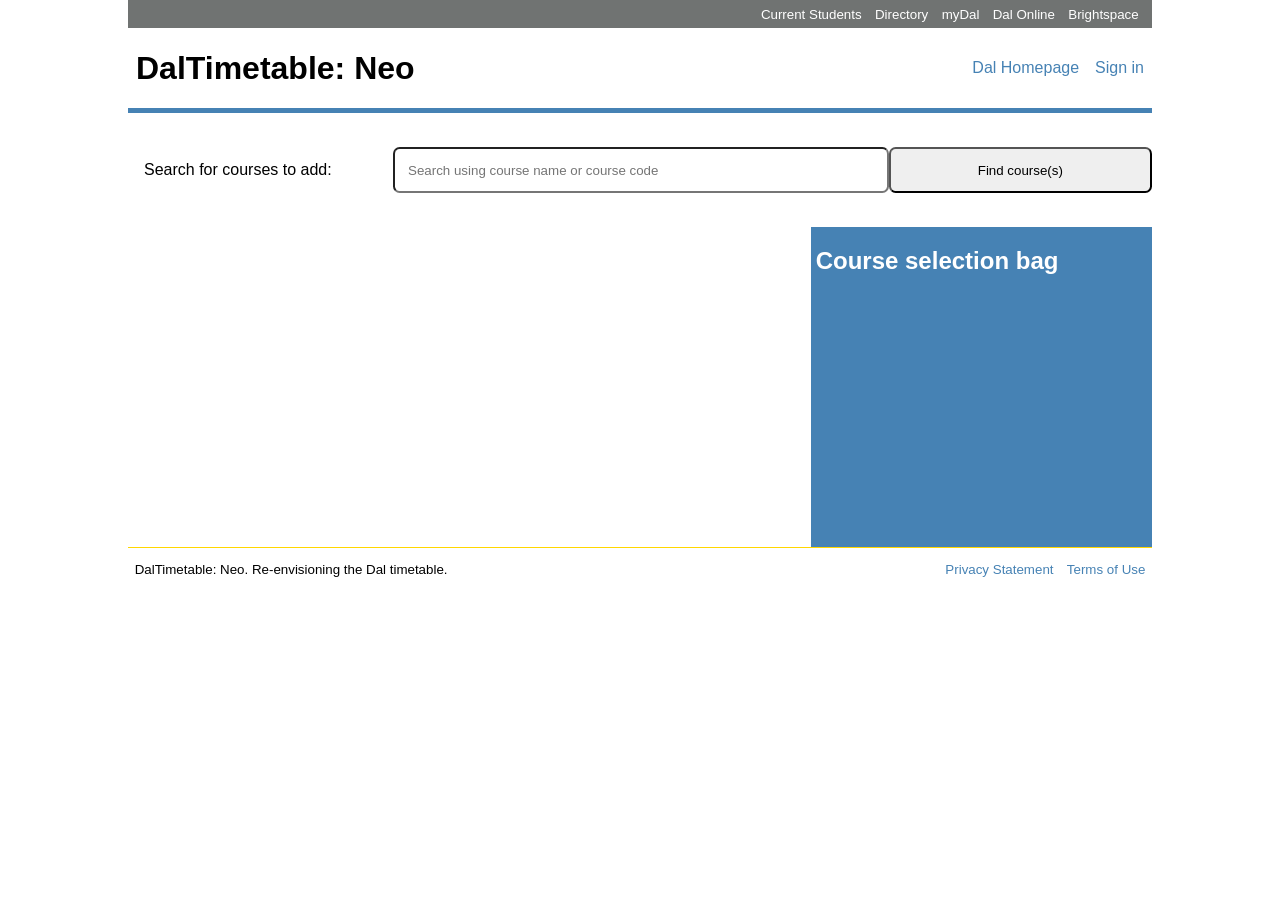
<file: A5(tobi)/index.html>
<!-- 
	Starting code for A5 in CSCI 1170 (W 2022)
 -->
<!DOCTYPE html>
<html lang="en">
<head>
	<meta charset="UTF-8">
	<meta name="viewport" content="width=device-width, initial-scale=1.0">
	<title>DalTimetable: Neo</title>

	<!-- Link to the main CSS file -->
	<link rel="stylesheet" href="css/main.css">
</head>
<body>
	<header class="pg-banner">
		<nav class="secondary-nav">
			<a href="#">Current Students</a>
			<a href="#">Directory</a>
			<a href="#">myDal</a>
			<a href="#">Dal Online</a>
			<a href="#">Brightspace</a>
		</nav>
		<div class="header-container">
			<h1>DalTimetable: Neo</h1>
			<nav class="primary-nav">
				<a href="https://www.dal.ca" target="_blank">Dal Homepage</a>
				<a href="#">Sign in</a>
			</nav>
		</div>
	</header>

	<aside class="search-bar">
		<form action="index.html" method="post" class="search-form">
			<label for="search-keywords">Search for courses to add: </label>
			<input type="text" name="s-keywords" id="search-keywords" placeholder="Search using course name or course code">
			<input type="button" name="s-search-btn" id="search-btn" value="Find course(s)">
		</form>
	</aside>
	
	<main class="container">
	</main>

	<aside class="course-selection-bag">
		<h2>Course selection bag</h2>		
	</aside>
	
	<footer class="pg-footer">
		<p>DalTimetable: Neo. Re-envisioning the Dal timetable.</p>
		<nav class="footer-nav">
			<a href="#">Privacy Statement</a>
			<a href="#">Terms of Use</a>
		</nav>
	</footer>

	<!-- Link to the JavaScript data file -->
	<script src="js/course-data.js"></script>

	<!-- Link to the main JavaScript file -->
	<script src="js/script.js"></script>
</body>
</html>
</file>
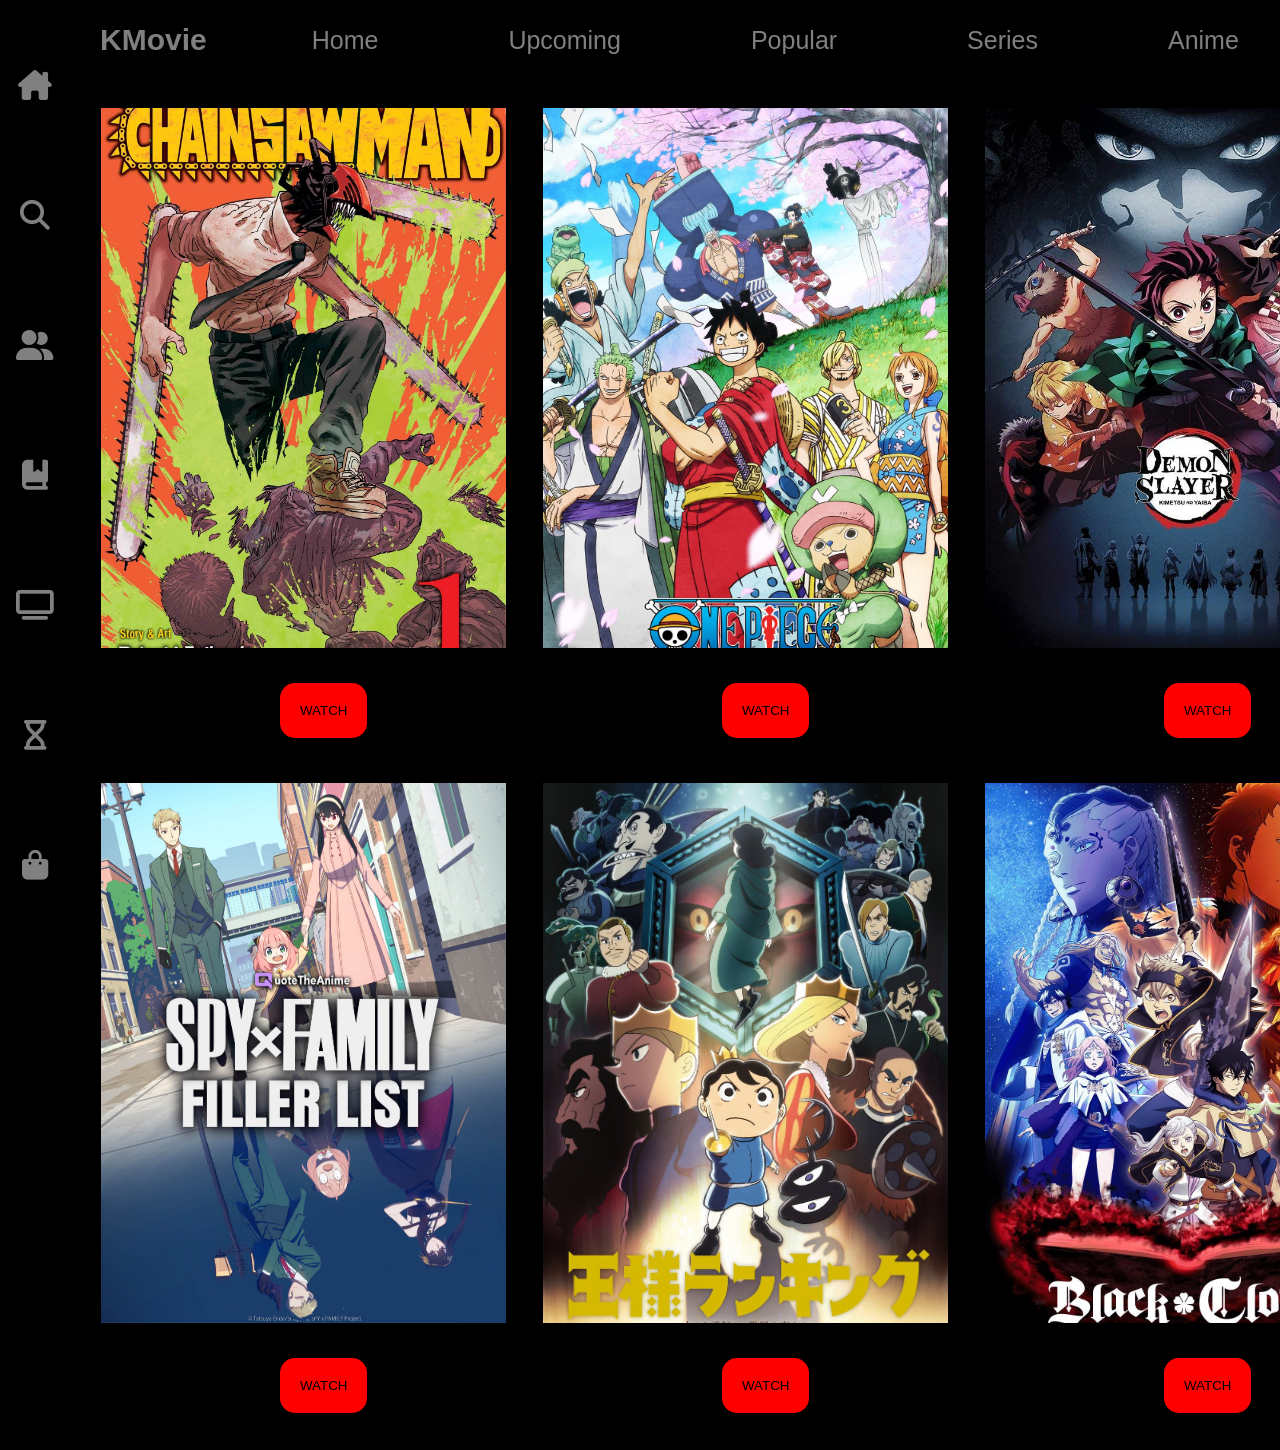
<file: movie design/anime.html>
<!-- 
	starting code
 -->
 <!DOCTYPE html>
 <html lang="en">
 <head>
     <meta charset="UTF-8">
     <meta name="viewport" content="width=device-width, initial-scale=1.0">
   
    <!-- Link to the main CSS file -->
     <link rel="stylesheet" href="css/style.css">

 <!-- using Google Fonts-->
 <link href="https://fonts.googleapis.com/css2?family=Edu+NSW+ACT+Foundation&display=swap" rel="stylesheet">
<link rel="stylesheet" href="https://cdnjs.cloudflare.com/ajax/libs/font-awesome/6.1.1/css/all.min.css"> 
<title>Kawii-Movie</title>
</head>

 <body>

<div class="navbar">
   <div class="navbar-cont">
   <div class="logo-cont"> <h1 class="logo">KMovie</h1></div>
   <div class="menu-cont">
    <ul class="menu-list">
       <a href="./home.html"><li class="menu-list-item">Home</li></a>
       <a href="./upcoming.html"><li class="menu-list-item">Upcoming</li></a>
       <a href="./popular.html"><li class="menu-list-item">Popular</li></a>
       <a href="./series.html"><li class="menu-list-item">Series</li></a>
       <a href="./anime.html"><li class="menu-list-item">Anime</li></a>
    </ul>
   </div>
   <div class="pro-cont">
    <img class="profile-pic" src="img/pfp.jpg" alt="">
    <div class="profile-text-cont">
    <span class="profile-text">Profile</span>
    <i class="fa-solid fa-sort-down"></i>
    </div>
    <div class="toggle">
        <i class="fa-solid fa-moon toggle-icon"></i>
        <i class="fa-solid fa-sun toggle-icon"></i>
        <div class="toggle-ball"></div>
    </div>
   </div>
 </div>
</div>

<div class="sidebar">
     <i class="side-icon fa-solid fa-house-chimney"></i>
     <i class="side-icon fa-solid fa-magnifying-glass"></i>
     <i class="side-icon fa-solid fa-user-group"></i>
     <i class="side-icon fa-solid fa-book-bookmark"></i>
     <i class="side-icon fa-solid fa-tv"></i>
     <i class="side-icon fa-solid fa-hourglass-empty"></i>
     <i class="side-icon fa-solid fa-bag-shopping"></i>
 </div>
 <div class="up-cont">
        <div class="up-list">
            <div class="up-item">
                <img class="up-img" src="img/a1.jpg" alt="">
               
                            <a href="https://animixplay.to/v1/chainsaw-man" >
                            <button class="up-button">WATCH </button>
                        </a>
                              
                  </div>
                        <div class="up-item">
                            <img class="up-img" src="img/a2.jpg" alt="">
                             
                            <a href="https://animixplay.to/v1/one-piece" >
                            <button class="up-button">WATCH </button>
                        </a>
                              
                            </div>
                                    <div class="up-item">
                                        <img class="up-img" src="img/a3.jpg" alt="">
                                        
                            <a href="https://animixplay.to/v1/kimetsu-no-yaiba" >
                            <button class="up-button">WATCH </button>
                        </a>
                              
                                          </div>
                                          <div class="up-item">
                                            <img class="up-img" src="img/a4.jpg" alt="">
                                            
                                <a href="https://animixplay.to/v1/shingeki-no-kyojin" >
                                <button class="up-button">WATCH </button>
                            </a> 
                                          </div>
                                        </div>
                                    </div>
                                    <div class="up-cont">
                                        <div class="up-list">
                                            <div class="up-item">
                                                <img class="up-img" src="img/a5.jpg" alt="">
                                               
                                                            <a href="https://animixplay.to/v1/spy-x-family" >
                                                            <button class="up-button">WATCH </button>
                                                        </a>
                                                              
                                                  </div>
                                                        <div class="up-item">
                                                            <img class="up-img" src="img/a6.jpeg" alt="">
                                                             
                                                            <a href="https://animixplay.to/v1/ousama-ranking" >
                                                            <button class="up-button">WATCH </button>
                                                        </a>
                                                              
                                                            </div>
                                                                    <div class="up-item">
                                                                        <img class="up-img" src="img/a7.jpg" alt="">
                                                                        
                                                            <a href="https://animixplay.to/v1/black-clover-tv" >
                                                            <button class="up-button">WATCH </button>
                                                        </a>
                                                                          </div>
                                                                                <div class="up-item">
                                                                                    <img class="up-img" src="img/a8.jpg" alt="">
                                                                                    
                                                                        <a href="https://animixplay.to/v1/jujutsu-kaisen-tv" >
                                                                        <button class="up-button">WATCH</button>
                                                                    </a>
                                                      </div>   
                                                    </div>   
                                                </div>                         
                   <script src="js/slide.js"></script>             
                </body>
            </html>
</file>
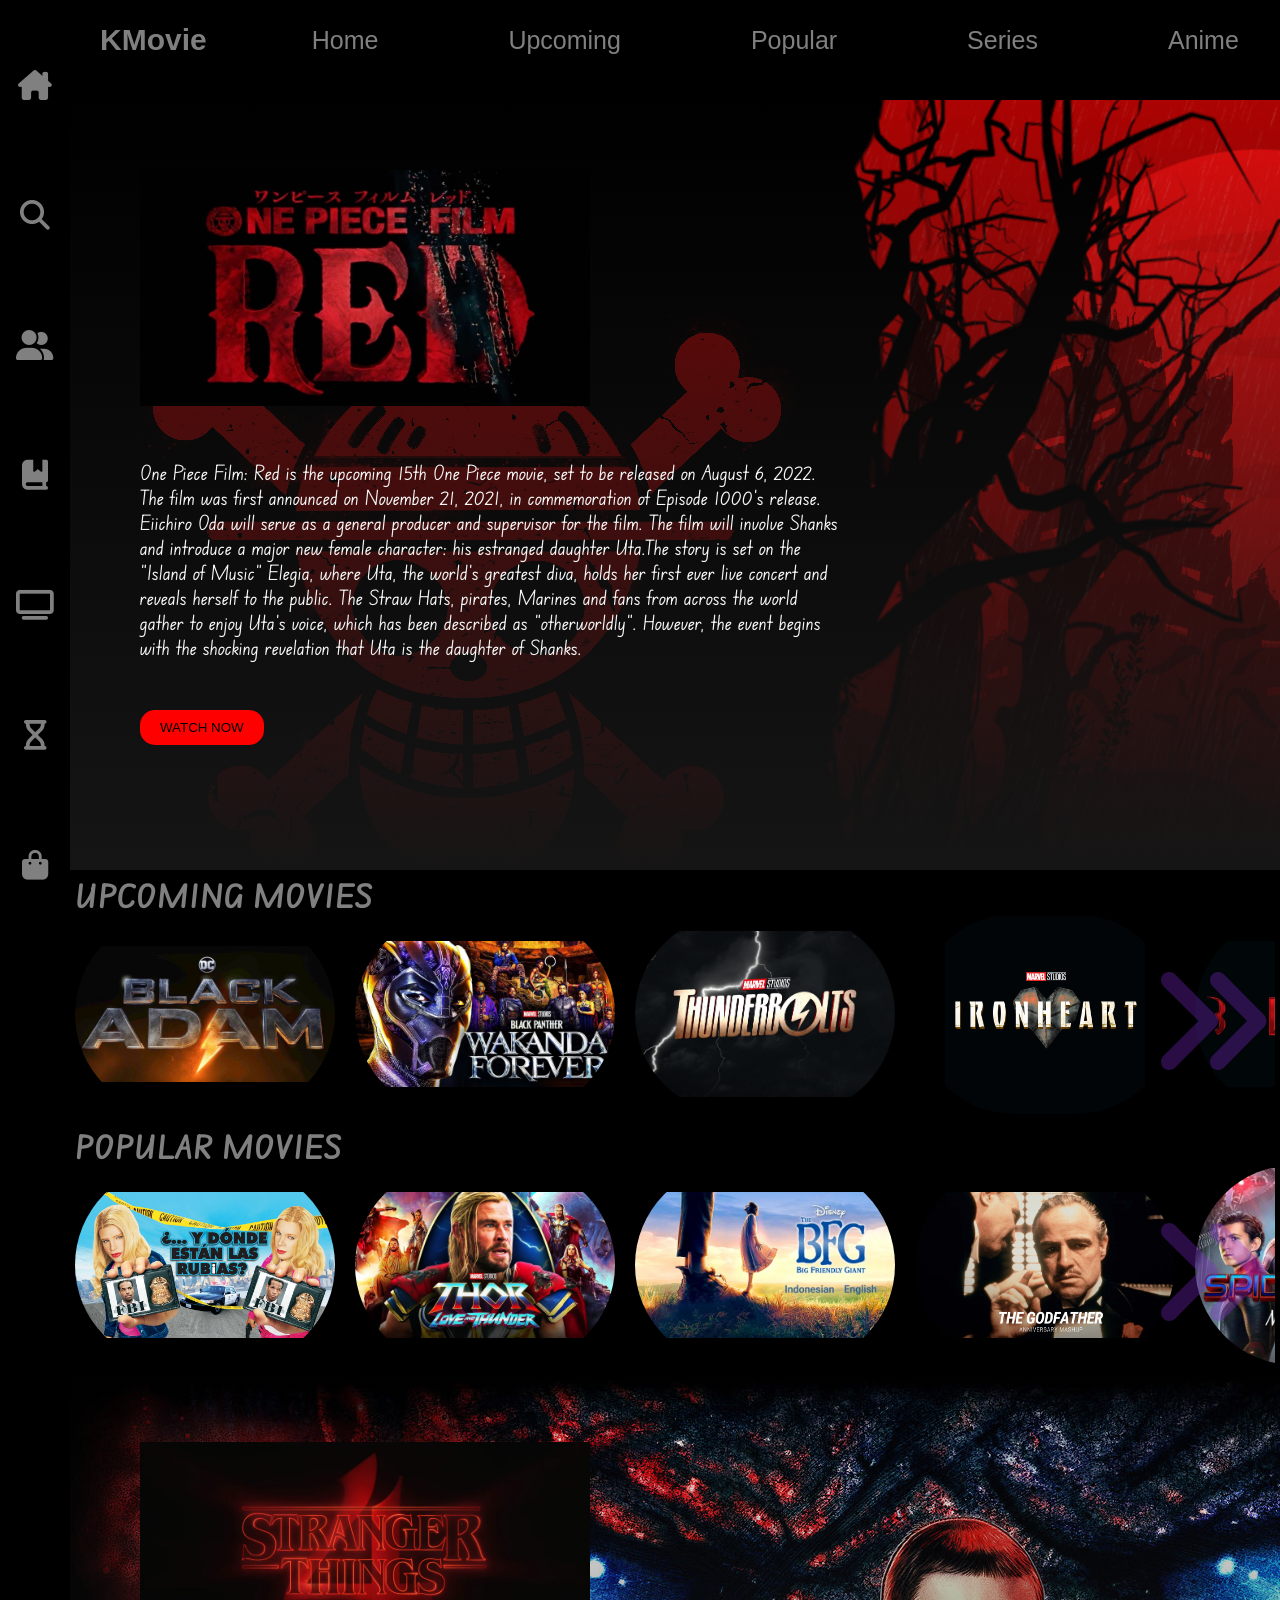
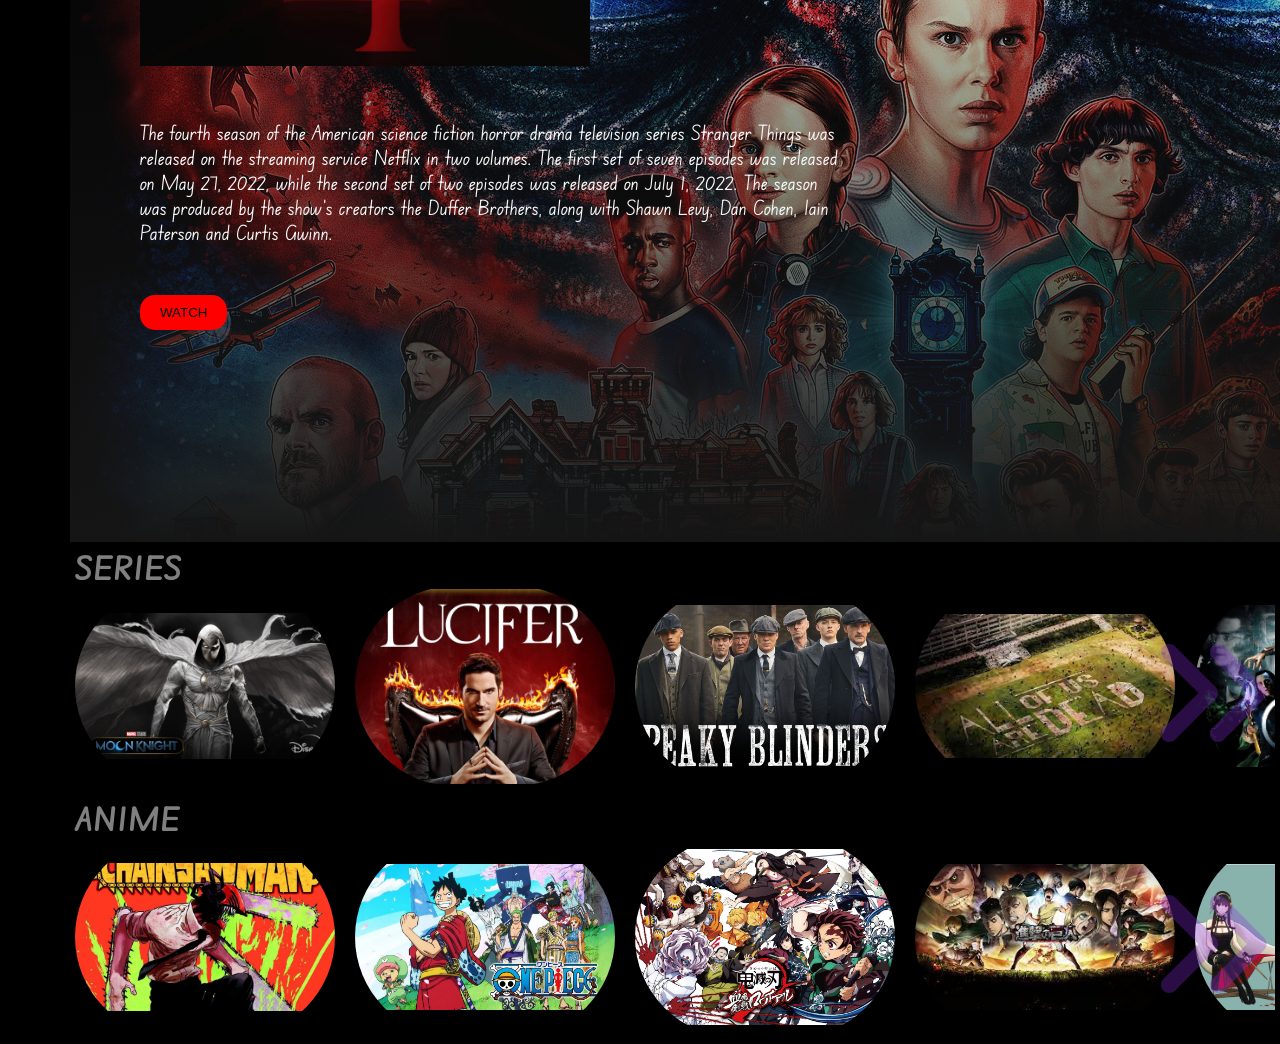
<file: movie design/home.html>
<!-- 
	starting code
 -->
 <!DOCTYPE html>
 <html lang="en">
 <head>
     <meta charset="UTF-8">
     <meta name="viewport" content="width=device-width, initial-scale=1.0">
   
    <!-- Link to the main CSS file -->
     <link rel="stylesheet" href="css/style.css">

 <!-- using Google Fonts-->
 <link href="https://fonts.googleapis.com/css2?family=Edu+NSW+ACT+Foundation&display=swap" rel="stylesheet">
<link rel="stylesheet" href="https://cdnjs.cloudflare.com/ajax/libs/font-awesome/6.1.1/css/all.min.css"> 
<title>Kawii-Movie</title>
</head>

 <body>

<div class="navbar">
   <div class="navbar-cont">
   <div class="logo-cont"> <h1 class="logo">KMovie</h1></div>
   <div class="menu-cont">
    <ul class="menu-list">
       <a href="./home.html"><li class="menu-list-item">Home</li></a>
       <a href="./upcoming.html"><li class="menu-list-item">Upcoming</li></a>
       <a href="./popular.html"><li class="menu-list-item">Popular</li></a>
       <a href="./series.html"><li class="menu-list-item">Series</li></a>
       <a href="./anime.html"><li class="menu-list-item">Anime</li></a>
    </ul>
   </div>
   <div class="pro-cont">
    <img class="profile-pic" src="img/pfp.jpg" alt="">
    <div class="profile-text-cont">
    <span class="profile-text">Profile</span>
    <i class="fa-solid fa-sort-down"></i>
    </div>
    <div class="toggle">
        <i class="fa-solid fa-moon toggle-icon"></i>
        <i class="fa-solid fa-sun toggle-icon"></i>
        <div class="toggle-ball"></div>
    </div>
   </div>
 </div>
</div>

<div class="sidebar">
    
     <i class="side-icon fa-solid fa-house-chimney"></i>
    <a href="https://www.google.com/">
     <i class="side-icon fa-solid fa-magnifying-glass"></i>
    </a>
     <i class="side-icon fa-solid fa-user-group"></i>
     <i class="side-icon fa-solid fa-book-bookmark"></i>
     <i class="side-icon fa-solid fa-tv"></i>
     <i class="side-icon fa-solid fa-hourglass-empty"></i>
     <i class="side-icon fa-solid fa-bag-shopping"></i>
 </div>
 <div class="cont">
    <div class="content-cont">
<div class="featured-movie"
style="background: linear-gradient(to bottom,rgba(0,0,0,0),#151515), url('img/17169612.png')";
>
<img class="feat-title" src="img/ft-1.jpg" alt="">
<p class="feat-discrip">One Piece Film: Red is the upcoming 15th One Piece movie, set to be released on August 6, 2022. The film was first announced on November 21, 2021, in commemoration of Episode 1000's release.
    Eiichiro Oda will serve as a general producer and supervisor for the film.
    The film will involve Shanks and introduce a major new female character: his estranged daughter Uta.The story is set on the "Island of Music" Elegia, where Uta, the world's greatest diva, holds her first ever live concert and reveals herself to the public. The Straw Hats, pirates, Marines and fans from across the world gather to enjoy Uta's voice, which has been described as "otherworldly". However, the event begins with the shocking revelation that Uta is the daughter of Shanks.
</p>
<a href="https://www.youtube.com/watch?v=GXNXNNtjtkA">
     <button class="feat-button">WATCH NOW</button>
    </a>
</div>
  <div class="movie-list-cont">
    <h1 class="movie-list-title"> UPCOMING MOVIES</h1>
    <div class="movie-list-wrapper">
        <div class="movie-list">
            <div class="movie-item">
                <img class="movie-item-img" src="img/Black-Adam-Poster-Teaser.jpg" alt="">
                
                <span class="movie-item-title">Black Adam</span>
                <p class="movie-item-desc">Black Adam is an upcoming American superhero film based on the DC Comics character of the same name. Its set for distribution by Warner Bros.
                </p>
            
                <a href="https://www.youtube.com/watch?v=X0tOpBuYasI" >
                    <button class="movie-item-button">WATCH </button>
                </a>
                 
            </div>
            <div class="movie-item">
                <img class="movie-item-img" src="img/bp.jpeg" alt="">
                
                <span class="movie-item-title">Black Panther II</span>
                <p class="movie-item-desc">Black Panther: Wakanda Forever is an upcoming American superhero film based on the Marvel Comics character Black Panther. Produced by Marvel Studios.
                </p>
          
                <a href="https://www.youtube.com/watch?v=RlOB3UALvrQ" >
                    <button class="movie-item-button">WATCH </button>
                </a>
                 
            </div>
            <div class="movie-item">
                <img class="movie-item-img" src="img/thunderbolts.jpg" alt="">
                
                <span class="movie-item-title"> Thunderbolts</span>
                <p class="movie-item-desc">The Thunderbolts are a fictional antihero team appearing in American comic books published by Marvel Comics. The team consists mostly of reformed supervillains.
                     
                </p>
                <a href="https://www.youtube.com/c/marvel" >
                <button class="movie-item-button">WATCH NOW</button>
                </a>
                 
            </div>
            <div class="movie-item">
                <img class="movie-item-img" src="img/FYZBaqOVsAA2gTD.jpeg" alt="">
                
                <span class="movie-item-title">Ironheart</span>
                <p class="movie-item-desc">Ironheart is a fictional superhero character appearing in American comic books published by Marvel Comics.
                   
                </p>
        
                <a href="https://www.youtube.com/c/marvel" >
                    <button class="movie-item-button">WATCH </button>
                </a>
                      
                 
            </div>
            <div class="movie-item">
                <img class="movie-item-img" src="img/FYZBRhAUIAENkTz.webp" alt="">
                
                <span class="movie-item-title">Blade</span>
                <p class="movie-item-desc">Blade is an upcoming superhero film, based on the Marvel Comics superhero of the same name.
                     
                </p>
         
                             
                <a href="https://www.youtube.com/c/marvel" >
                    <button class="movie-item-button">WATCH </button>
                </a> 
            
            </div>
            <div class="movie-item">
                <img class="movie-item-img" src="img/av.jpg" alt="">
                
                <span class="movie-item-title">Avatar: The Way of Water</span>
                <p class="movie-item-desc">ake Sully and Ney'tiri have formed a family and are doing everything to stay together. However, they must leave their home and explore the regions of Pandora.
                     
                </p>
           
                <a href="https://www.youtube.com/watch?v=a8Gx8wiNbs8" >
                    <button class="movie-item-button">WATCH </button>
                </a>
                
            </div>
            <div class="movie-item">
                <img class="movie-item-img" src="img/flash.jpg" alt="">
                
                <span class="movie-item-title">Shazam! Fury of the Gods</span>
                <p class="movie-item-desc">Shazam takes on the villainous Hespera and Kalypso, daughters of the Greek titan Atlas.
                     
                </p>
            
                <a href="https://www.youtube.com/watch?v=Zi88i4CpHe4" >
                    <button class="movie-item-button">WATCH </button>
                </a>
                 
            </div>
            <div class="movie-item">
                <img class="movie-item-img" src="img/am.jpeg" alt="">
                
                <span class="movie-item-title">Amsterdam</span>
                <p class="movie-item-desc">Set in the '30s, it follows three friends who witness a murder, become suspects themselves, and uncover one of the most outrageous plots in American history.
                    
                </p>
           
                 
                <a href="https://www.youtube.com/watch?v=GLs2xxM0e78" >
                    <button class="movie-item-button">WATCH </button>
                </a>
                 
            </div>
            <div class="movie-item">
                <img class="movie-item-img" src="img/orp.jpg" alt="">
                
                <span class="movie-item-title">Orphan: First Kill</span>
                <p class="movie-item-desc">After escaping from a psychiatric facility in Estonia, Esther travels to America by impersonating the missing daughter of a wealthy family.
                     
                </p>
           
                 <a href="https://www.youtube.com/watch?v=_uX6of3vBu0">
                    <button class="movie-item-button">WATCH NOW</button>
                 </a>
                 
            </div>
                  </div>
                  <i class="fa-solid fa-angles-right arrow"></i>
              </div>
            </div>
           <div class="movie-list-cont">
            <h1 class="movie-list-title"> POPULAR MOVIES</h1>
            <div class="movie-list-wrapper">
                <div class="movie-list">
                    <div class="movie-item">
                        <img class="movie-item-img" src="img/white.webp" alt="">
                        
                        <span class="movie-item-title">White Chicks</span>
                        <p class="movie-item-desc">Two disgraced FBI agents, Kevin Copeland and Marcus Copeland, are assigned a new case where they must protect Tiffany and Brittany Wilson, two cruise line heiresses, from getting abducted.
                        </p>
                    
                        <a href="https://www.azmovies.net/movie/white-chicks" >
                            <button class="movie-item-button">WATCH </button>
                        </a>
                         
                    </div>
                    <div class="movie-item">
                        <img class="movie-item-img" src="img/thor.webp" alt="">
                        
                        <span class="movie-item-title">Thor love and thunder</span>
                        <p class="movie-item-desc">Thor embarks on a journey unlike anything he's ever faced -- a quest for inner peace. However, his retirement gets interrupted by Gorr the God Butcher, a galactic killer who seeks the extinction of the gods
                        </p>
                  
                        <a href="https://www.azmovies.net/movie/thor-love-and-thunder" >
                            <button class="movie-item-button">WATCH </button>
                        </a>
                         
                    </div>
                    <div class="movie-item">
                        <img class="movie-item-img" src="img/bfg.webp" alt="">
                        
                        <span class="movie-item-title">The BFG</span>
                        <p class="movie-item-desc">A young girl, Sophie, befriends a giant, who is an outcast because, unlike others of his kind, he refuses to hurt humans.
                             
                        </p>
               
                       
                        <a href="https://www.azmovies.net/movie/the-bfg" >
                            <button class="movie-item-button">WATCH </button>
                        </a>
                         
                    </div>
                    <div class="movie-item">
                        <img class="movie-item-img" src="img/god.jpg" alt="">
                        
                        <span class="movie-item-title">The Godfather</span>
                        <p class="movie-item-desc">Don Vito Corleone, head of a mafia family, decides to hand over his empire to his youngest son Michael. However, his decision unintentionally puts the lives of his loved ones in grave danger.
                           
                        </p>
                
                        <a href="https://www.azmovies.net/movie/the-godfather" >
                            <button class="movie-item-button">WATCH </button>
                        </a> 
                         
                    </div>
                    <div class="movie-item">
                        <img class="movie-item-img" src="img/spi.jpg" alt="">
                        
                        <span class="movie-item-title">Spider-Man: No Way Home</span>
                        <p class="movie-item-desc">Peter Parker seeks Doctor Strange's help to make people forget about Spiderman's identity. However, when the spell he casts gets corrupted, several unwanted guests enter their universe
                             
                        </p>
                 
                        <a href="https://www.azmovies.net/movie/spider-man-no-way-home" >
                            <button class="movie-item-button">WATCH </button>
                        </a>
                    
                    </div>
                    <div class="movie-item">
                        <img class="movie-item-img" src="img/mini.webp" alt="">
                        
                        <span class="movie-item-title">Minions: The Rise of Gru</span>
                        <p class="movie-item-desc">When the interview turns disastrous, Gru and his Minions go on the run with the Vicious 6 hot on their tails. Luckily, he discovers that even bad guys need a little help from their friends.
                             
                        </p>
                   
                        <a href="https://www.azmovies.net/movie/minions-the-rise-of-gru" >
                            <button class="movie-item-button">WATCH </button>
                        </a>
                        
                    </div>
                    <div class="movie-item">
                        <img class="movie-item-img" src="img/ju.avif" alt="">
                        
                        <span class="movie-item-title">Jurassic World Dominion</span>
                        <p class="movie-item-desc">Four years after the destruction of Isla Nublar, dinosaurs now live and hunt alongside humans all over the world. This fragile balance will reshape the future and determine whether human beings are to remain the apex predators on a planet.
                             
                        </p>
                    
                        <a href="https://watch.plex.tv/movie/jurassic-world-dominion" >
                            <button class="movie-item-button">WATCH </button>
                        </a>
                         
                    </div>
                    <div class="movie-item">
                        <img class="movie-item-img" src="img/88103948.webp" alt="">
                        
                        <span class="movie-item-title">Morbius</span>
                        <p class="movie-item-desc">Dangerously ill with a rare blood disorder and determined to save others from the same fate, Dr. Morbius attempts a desperate gamble. While at first it seems to be a radical success, a darkness inside of him is soon unleashed.
                            
                        </p>
                   
                         
                        <a href="https://watch.plex.tv/movie/morbius-2022" >
                            <button class="movie-item-button">WATCH</button>
                        </a>
                         
                    </div>
                    <div class="movie-item">
                        <img class="movie-item-img" src="img/mom.png" alt="">
                        
                        <span class="movie-item-title">Doctor Strange:MoM</span>
                        <p class="movie-item-desc">Doctor Strange teams up with a mysterious teenage girl from his dreams who can travel across multiverses, to battle multiple threats, including other-universe versions of himself, which threaten to wipe out millions across the multiverse.
                             
                        </p>
                        <a href="https://watch.plex.tv/movie/doctor-strange-in-the-multiverse-of-madness" >
                            <button class="movie-item-button">WATCH</button>
                        </a>
                    </div>
                          </div>
                        
                          <i class="fa-solid fa-angles-right arrow"></i>
                      </div>
                   </div>
                   <div class="featured-movie"
style="background: linear-gradient(to bottom,rgba(0,0,0,0),#151515), url('img/st4.jpg')";
>
<img class="feat-title" src="img/ft-2.png" alt="">
<p class="feat-discrip">The fourth season of the American science fiction horror drama television series Stranger Things was released on the streaming service Netflix in two volumes. The first set of seven episodes was released on May 27, 2022, while the second set of two episodes was released on July 1, 2022. The season was produced by the show's creators the Duffer Brothers, along with Shawn Levy, Dan Cohen, Iain Paterson and Curtis Gwinn.</p>
<a href="https://watch.plex.tv/show/stranger-things" >
    <button class="feat-button">WATCH </button>
</a>
</div>
                   <div class="movie-list-cont">
                    <h1 class="movie-list-title">SERIES</h1>
                    <div class="movie-list-wrapper">
                        <div class="movie-list">
                            <div class="movie-item">
                                <img class="movie-item-img" src="img/moon.jpg" alt="">
                                
                                <span class="movie-item-title">Moon Knight</span>
                                <p class="movie-item-desc">Steven Grant and mercenary Marc Spector investigate the mysteries of the Egyptian gods from inside the same body.
                                </p>
                            
                                <a href="https://watch.plex.tv/show/moon-knight" >
                                    <button class="movie-item-button">WATCH </button>
                                </a>
                                 
                            </div>
                            <div class="movie-item">
                                <img class="movie-item-img" src="img/luci.jpg" alt="">
                                
                                <span class="movie-item-title">Lucifer</span>
                                <p class="movie-item-desc">Lucifer, the original fallen angel, who has become dissatisfied with his life in hell. After abandoning his throne and retiring to Los Angeles, Lucifer indulges in his favorite things.
                                </p>
                          
                                <a href="https://watch.plex.tv/show/lucifer" >
                                    <button class="movie-item-button">WATCH </button>
                                </a>
                                 
                            </div>
                            <div class="movie-item">
                                <img class="movie-item-img" src="img/peak.webp" alt="">
                                
                                <span class="movie-item-title">Peaky Blinders</span>
                                <p class="movie-item-desc">Tommy Shelby, a dangerous man, leads the Peaky Blinders, a gang based in Birmingham. Soon, Chester Campbell, an inspector, decides to nab him and put an end to the criminal activities.
                                     
                                </p>
                       
                                <a href="https://watch.plex.tv/show/peaky-blinders" >
                                    <button class="movie-item-button">WATCH </button>
                                </a>
                                 
                            </div>
                            <div class="movie-item">
                                <img class="movie-item-img" src="img/dead.jpeg" alt="">
                                
                                <span class="movie-item-title">All of Us Are Dead</span>
                                <p class="movie-item-desc">Trapped students must escape their high school which has become ground zero for a zombie virus outbreak.
                                   
                                </p>
                        
                                <a href="https://watch.plex.tv/show/all-of-us-are-dead" >
                                    <button class="movie-item-button">WATCH </button>
                                </a> 
                                 
                            </div>
                            <div class="movie-item">
                                <img class="movie-item-img" src="img/LOKI.jpeg" alt="">
                                
                                <span class="movie-item-title">Loki</span>
                                <p class="movie-item-desc">Loki, the God of Mischief, steps out of his brother's shadow to embark on an adventure that takes place after the events of "Avengers: Endgame."
                                     
                                </p>
                         
                                <a href="https://watch.plex.tv/show/loki" >
                                    <button class="movie-item-button">WATCH </button>
                                </a>
                                      
                            
                            </div>
                            <div class="movie-item">
                                <img class="movie-item-img" src="img/MON.avif" alt="">
                                
                                <span class="movie-item-title">Money Heist</span>
                                <p class="movie-item-desc">A criminal mastermind who goes by "The Professor" has a plan to pull off the biggest heist in recorded history to print billions of euros in the Royal Mint of Spain
                                     
                                </p>
                                <a href="https://watch.plex.tv/show/money-heist" >
                                    <button class="movie-item-button">WATCH </button>
                                </a>
                                
                            </div>
                            <div class="movie-item">
                                <img class="movie-item-img" src="img/the-boys.jpg" alt="">
                                
                                <span class="movie-item-title">The Boys</span>
                                <p class="movie-item-desc">Superheroes are often as popular as celebrities, as influential as politicians, and sometimes even as revered as gods. But that's when they're using their powers for good.
                                     
                                </p>
                                <a href="https://watch.plex.tv/show/the-boys" >
                                    <button class="movie-item-button">WATCH </button>
                                </a>
                                 
                            </div>
                            <div class="movie-item">
                                <img class="movie-item-img" src="img/pent.webp" alt="">
                                
                                <span class="movie-item-title">Penthouse</span>
                                <p class="movie-item-desc">A woman attempts to enter high society by becoming the "queen" of a luxury 100th floor penthouse apartment in Gangnam.
                                    
                                </p>
                           
                                <a href="https://watch.plex.tv/show/the-penthouse" >
                                    <button class="movie-item-button">WATCH</button>
                                </a>
                                 
                            </div>
                            <div class="movie-item">
                                <img class="movie-item-img" src="img/ms.png" alt="">
                                
                                <span class="movie-item-title">Ms. Marvel</span>
                                <p class="movie-item-desc">Kamala is a superhero fan with an imagination, particularly when it comes to Captain Marvel; Kamala feels like she doesn't fit in school that is until she gets superpowers.
                                     
                                </p>
                                <a href="https://watch.plex.tv/show/ms-marvel" >
                                    <button class="movie-item-button">WATCH</button>
                                </a>
                                 
                            </div>
                                  </div>
                                  <i class="fa-solid fa-angles-right arrow"></i>
                              </div>
                           </div>
                           <div class="movie-list-cont">
                            <h1 class="movie-list-title"> ANIME</h1>
                            <div class="movie-list-wrapper">
                                <div class="movie-list">
                                    <div class="movie-item">
                                        <img class="movie-item-img" src="img/Chainsaw-Man-Wallpapers-2.jpg" alt="">
                                        
                                        <span class="movie-item-title">Chainsaw Man</span>
                                        <p class="movie-item-desc">Chainsaw Man follows the story of Denji, an impoverished young man who after making a contract with Pochita, he fuses with Denji, granting him the ability to transform parts of his body into chainsaws.
                                        </p>
                                    
                                        <a href="https://animixplay.to/v1/chainsaw-man" >
                                            <button class="up-button">WATCH </button>
                                        </a>
                                         
                                    </div>
                                    <div class="movie-item">
                                        <img class="movie-item-img" src="img/op.webp" alt="">
                                        
                                        <span class="movie-item-title">One Piece</span>
                                        <p class="movie-item-desc"> The story follows the adventures of Monkey D. Luffy, With his pirate crew, the Straw Hat Pirates, Luffy explores the Grand Line to find "One Piece".
                                        </p>
                                  
                                        <a href="https://animixplay.to/v1/one-piece" >
                                            <button class="up-button">WATCH </button>
                                        </a>
                                         
                                    </div>
                                    <div class="movie-item">
                                        <img class="movie-item-img" src="img/ds.jpg" alt="">
                                        
                                        <span class="movie-item-title">Demon Slayer</span>
                                        <p class="movie-item-desc">A youth begins a quest to fight demons and save his sister after finding his family slaughtered and his sister turned into a demon.
                                             
                                        </p>
                               
                                        <a href="https://animixplay.to/v1/kimetsu-no-yaiba" >
                                            <button class="up-button">WATCH </button>
                                        </a>
                                         
                                    </div>
                                    <div class="movie-item">
                                        <img class="movie-item-img" src="img/aot.jpeg" alt="">
                                        
                                        <span class="movie-item-title">Attack on Titan</span>
                                        <p class="movie-item-desc">humans found safety behind massive walls that stopped the giants in their tracks. But the safety they have had for so long is threatened when a colossal Titan smashes through the barriers.
                                           
                                        </p>
                                
                                        <a href="https://animixplay.to/v1/shingeki-no-kyojin" >
                                            <button class="up-button">WATCH </button>
                                        </a> 
                                         
                                    </div>
                                    <div class="movie-item">
                                        <img class="movie-item-img" src="img/spy.jpg" alt="">
                                        
                                        <span class="movie-item-title">Spy x Family</span>
                                        <p class="movie-item-desc">A spy on an undercover mission gets married and adopts a child as part of his cover. His wife and daughter have secrets of their own, and all three must strive to keep together.
                                             
                                        </p>
                                        <a href="https://animixplay.to/v1/spy-x-family" >
                                            <button class="up-button">WATCH </button>
                                        </a>
                                    
                                    </div>
                                    <div class="movie-item">
                                        <img class="movie-item-img" src="img/king.jpg" alt="">
                                        
                                        <span class="movie-item-title">Ranking of Kings</span>
                                        <p class="movie-item-desc">The people of the kingdom look down on the young Prince Bojji, who can neither hear nor speak. They call him "The Useless Prince" while jeering at his supposed foolishness.
                                             
                                        </p>
                                   
                                        <a href="https://animixplay.to/v1/ousama-ranking" >
                                            <button class="up-button">WATCH </button>
                                        </a>
                                        
                                    </div>
                                    <div class="movie-item">
                                        <img class="movie-item-img" src="img/bc.png" alt="">
                                        
                                        <span class="movie-item-title">Black Clover</span>
                                        <p class="movie-item-desc">Asta and Yuno were abandoned together at the same church. As children, they promised that they would compete against each other to see who would become the next Emperor Magus.
                                             
                                        </p>
                                    
                                        <a href="https://animixplay.to/v1/black-clover-tv" >
                                            <button class="up-button">WATCH </button>
                                        </a>
                                         
                                    </div>
                                    <div class="movie-item">
                                        <img class="movie-item-img" src="img/jk.jpeg" alt="">
                                        
                                        <span class="movie-item-title">Jujutsu Kaisen</span>
                                        <p class="movie-item-desc">A boy swallows a cursed talisman - the finger of a demon - and becomes cursed himself. He enters a shaman's school to be able to locate the demon's other body parts and thus exorcise himself.
                                            
                                        </p>
                                   
                                                    
                                        <a href="https://animixplay.to/v1/jujutsu-kaisen-tv" >
                                            <button class="up-button">WATCH</button>
                                        </a>
                                         
                                    </div>
                                    <div class="movie-item">
                                        <img class="movie-item-img" src="img/vs.jpg" alt="">
                                        
                                        <span class="movie-item-title">Vinland Saga</span>
                                        <p class="movie-item-desc">Thorfinn pursues a journey with his father's killer in order to take revenge and end his life in a duel as an honorable warrior and pay his father a homage.
                                             
                                        </p>
                                                
                                        <a href="https://animixplay.to/v1/vinland-saga" >
                                            <button class="up-button">WATCH</button>
                                        </a>
                                         
                                    </div>
                                          </div>
                                          <i class="fa-solid fa-angles-right arrow"></i>
                                      </div>
                                   </div>
                                 </div>
                            </div>
        <script src="js/slide.js"></script>             
  </body>
</html>
</file>
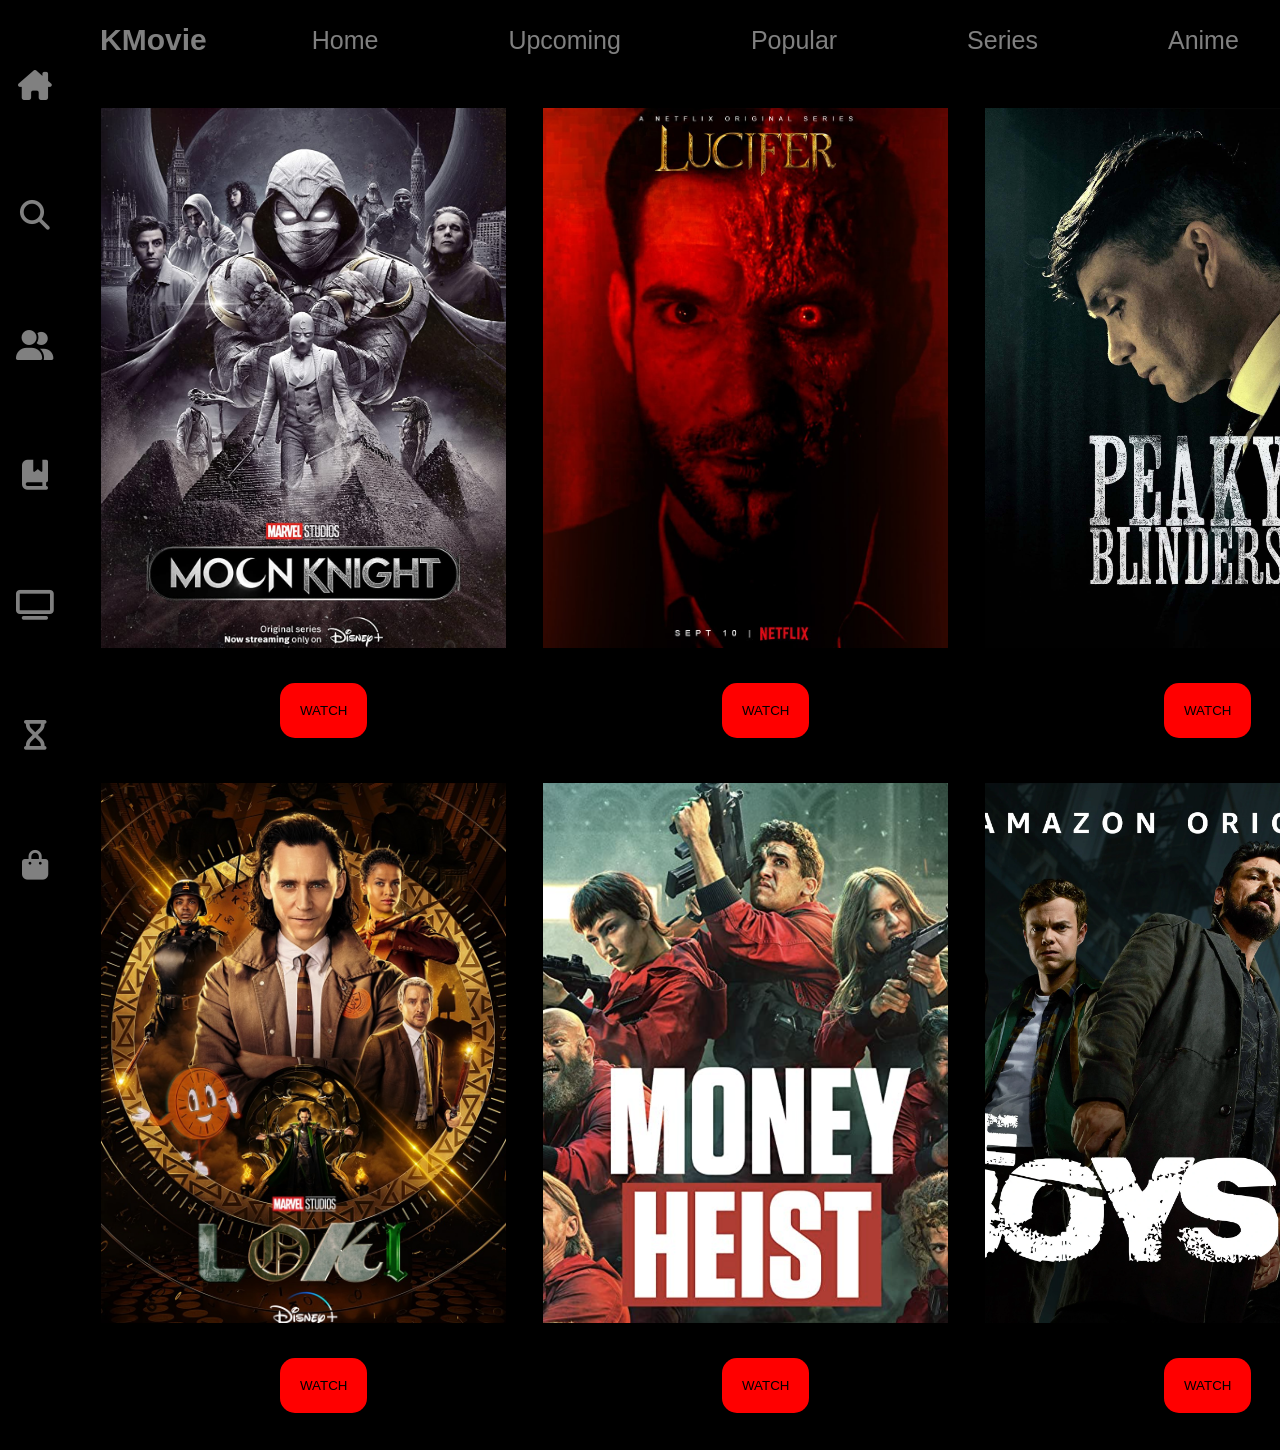
<file: movie design/series.html>
<!-- 
	starting code
 -->
 <!DOCTYPE html>
 <html lang="en">
 <head>
     <meta charset="UTF-8">
     <meta name="viewport" content="width=device-width, initial-scale=1.0">
   
    <!-- Link to the main CSS file -->
     <link rel="stylesheet" href="css/style.css">

 <!-- using Google Fonts-->
 <link href="https://fonts.googleapis.com/css2?family=Edu+NSW+ACT+Foundation&display=swap" rel="stylesheet">
<link rel="stylesheet" href="https://cdnjs.cloudflare.com/ajax/libs/font-awesome/6.1.1/css/all.min.css"> 
<title>Kawii-Movie</title>
</head>

 <body>

<div class="navbar">
   <div class="navbar-cont">
   <div class="logo-cont"> <h1 class="logo">KMovie</h1></div>
   <div class="menu-cont">
    <ul class="menu-list">
       <a href="./home.html"><li class="menu-list-item">Home</li></a>
       <a href="./upcoming.html"><li class="menu-list-item">Upcoming</li></a>
       <a href="./popular.html"><li class="menu-list-item">Popular</li></a>
       <a href="./series.html"><li class="menu-list-item">Series</li></a>
       <a href="./anime.html"><li class="menu-list-item">Anime</li></a>
    </ul>
   </div>
   <div class="pro-cont">
    <img class="profile-pic" src="img/pfp.jpg" alt="">
    <div class="profile-text-cont">
    <span class="profile-text">Profile</span>
    <i class="fa-solid fa-sort-down"></i>
    </div>
    <div class="toggle">
        <i class="fa-solid fa-moon toggle-icon"></i>
        <i class="fa-solid fa-sun toggle-icon"></i>
        <div class="toggle-ball"></div>
    </div>
   </div>
 </div>
</div>

<div class="sidebar">
     <i class="side-icon fa-solid fa-house-chimney"></i>
     <i class="side-icon fa-solid fa-magnifying-glass"></i>
     <i class="side-icon fa-solid fa-user-group"></i>
     <i class="side-icon fa-solid fa-book-bookmark"></i>
     <i class="side-icon fa-solid fa-tv"></i>
     <i class="side-icon fa-solid fa-hourglass-empty"></i>
     <i class="side-icon fa-solid fa-bag-shopping"></i>
 </div>
 <div class="up-cont">
        <div class="up-list">
            <div class="up-item">
                <img class="up-img" src="img/s1.jpg" alt="">
               
                            <a href="https://watch.plex.tv/show/moon-knight" >
                            <button class="up-button">WATCH </button>
                        </a>
                              
                  </div>
                        <div class="up-item">
                            <img class="up-img" src="img/s2.jpg" alt="">
                             
                            <a href="https://watch.plex.tv/show/lucifer" >
                            <button class="up-button">WATCH </button>
                        </a>
                              
                            </div>
                                    <div class="up-item">
                                        <img class="up-img" src="img/s3.jpg" alt="">
                                        
                            <a href="https://watch.plex.tv/show/peaky-blinders" >
                            <button class="up-button">WATCH </button>
                        </a>
                              
                                          </div>
                                          <div class="up-item">
                                            <img class="up-img" src="img/s4.webp" alt="">
                                            
                                <a href="https://watch.plex.tv/show/all-of-us-are-dead" >
                                <button class="up-button">WATCH </button>
                            </a> 
                                          </div>
                                        </div>
                                    </div>
                                    <div class="up-cont">
                                        <div class="up-list">
                                            <div class="up-item">
                                                <img class="up-img" src="img/s5.jpg" alt="">
                                               
                                                            <a href="https://watch.plex.tv/show/loki" >
                                                            <button class="up-button">WATCH </button>
                                                        </a>
                                                              
                                                  </div>
                                                        <div class="up-item">
                                                            <img class="up-img" src="img/s6.png" alt="">
                                                             
                                                            <a href="https://watch.plex.tv/show/money-heist" >
                                                            <button class="up-button">WATCH </button>
                                                        </a>
                                                              
                                                            </div>
                                                                    <div class="up-item">
                                                                        <img class="up-img" src="img/s7.webp" alt="">
                                                                        
                                                            <a href="https://watch.plex.tv/show/the-boys" >
                                                            <button class="up-button">WATCH </button>
                                                        </a>
                                                                          </div>
                                                                                <div class="up-item">
                                                                                    <img class="up-img" src="img/s8.jpg" alt="">
                                                                                    
                                                                        <a href="https://watch.plex.tv/show/the-penthouse" >
                                                                        <button class="up-button">WATCH</button>
                                                                    </a>
                                                      </div>   
                                                    </div>   
                                                </div>                         
                   <script src="js/slide.js"></script>             
                </body>
            </html>
</file>
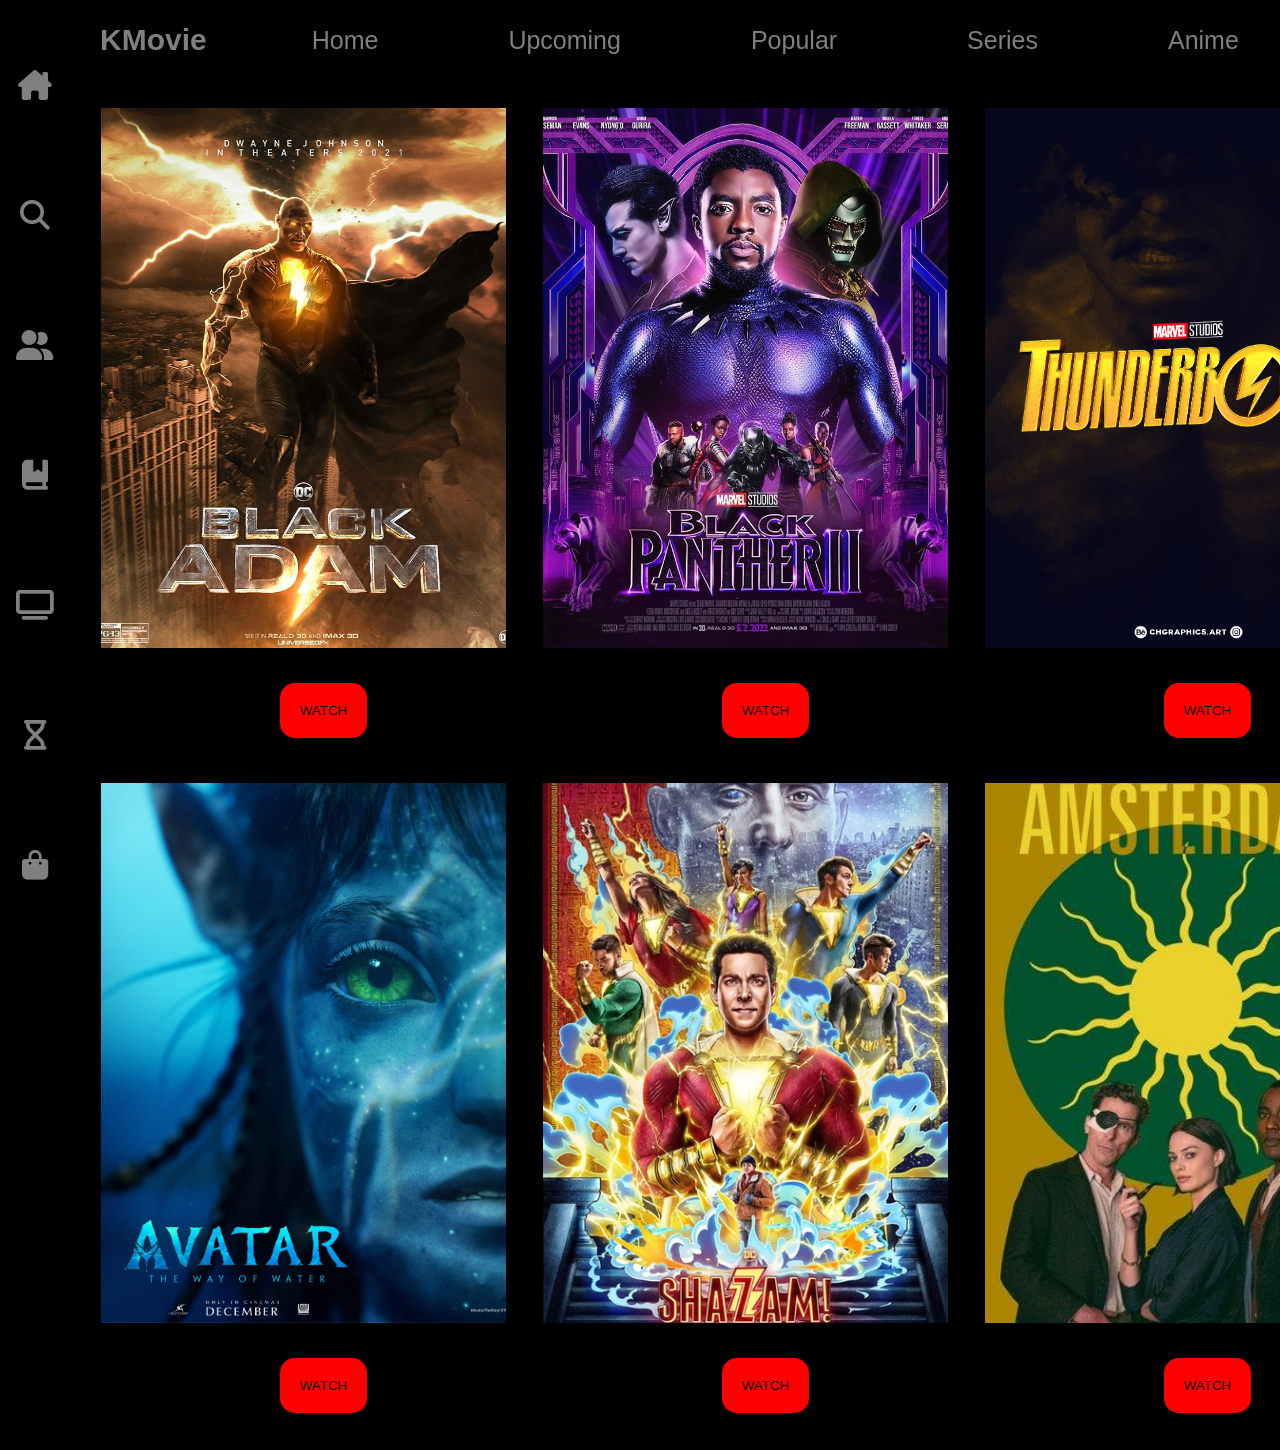
<file: movie design/upcoming.html>
<!-- 
	starting code
 -->
 <!DOCTYPE html>
 <html lang="en">
 <head>
     <meta charset="UTF-8">
     <meta name="viewport" content="width=device-width, initial-scale=1.0">
   
    <!-- Link to the main CSS file -->
     <link rel="stylesheet" href="css/style.css">

 <!-- using Google Fonts-->
 <link href="https://fonts.googleapis.com/css2?family=Edu+NSW+ACT+Foundation&display=swap" rel="stylesheet">
<link rel="stylesheet" href="https://cdnjs.cloudflare.com/ajax/libs/font-awesome/6.1.1/css/all.min.css"> 
<title>Kawii-Movie</title>
</head>

 <body>

<div class="navbar">
   <div class="navbar-cont">
   <div class="logo-cont"> <h1 class="logo">KMovie</h1></div>
   <div class="menu-cont">
    <ul class="menu-list">
       <a href="./home.html"><li class="menu-list-item">Home</li></a>
       <a href="./upcoming.html"><li class="menu-list-item">Upcoming</li></a>
       <a href="./popular.html"><li class="menu-list-item">Popular</li></a>
       <a href="./series.html"><li class="menu-list-item">Series</li></a>
       <a href="./anime.html"><li class="menu-list-item">Anime</li></a>
    </ul>
   </div>
   <div class="pro-cont">
    <img class="profile-pic" src="img/pfp.jpg" alt="">
    <div class="profile-text-cont">
    <span class="profile-text">Profile</span>
    <i class="fa-solid fa-sort-down"></i>
    </div>
    <div class="toggle">
        <i class="fa-solid fa-moon toggle-icon"></i>
        <i class="fa-solid fa-sun toggle-icon"></i>
        <div class="toggle-ball"></div>
    </div>
   </div>
 </div>
</div>

<div class="sidebar">
     <i class="side-icon fa-solid fa-house-chimney"></i>
     <i class="side-icon fa-solid fa-magnifying-glass"></i>
     <i class="side-icon fa-solid fa-user-group"></i>
     <i class="side-icon fa-solid fa-book-bookmark"></i>
     <i class="side-icon fa-solid fa-tv"></i>
     <i class="side-icon fa-solid fa-hourglass-empty"></i>
     <i class="side-icon fa-solid fa-bag-shopping"></i>
 </div>
 <div class="up-cont">
        <div class="up-list">
            <div class="up-item">
                <img class="up-img" src="img/up-1.jpg" alt="">
               
                            <a href="https://www.youtube.com/watch?v=X0tOpBuYasI" >
                            <button class="up-button">WATCH </button>
                        </a>
                              
                  </div>
                        <div class="up-item">
                            <img class="up-img" src="img/up-2.jpg" alt="">
                             
                            <a href="https://www.youtube.com/watch?v=RlOB3UALvrQ" >
                            <button class="up-button">WATCH </button>
                        </a>
                              
                            </div>
                                    <div class="up-item">
                                        <img class="up-img" src="img/up-3.jpg" alt="">
                                        
                            <a href="https://www.youtube.com/c/marvel" >
                            <button class="up-button">WATCH </button>
                        </a>
                              
                                          </div>
                                          <div class="up-item">
                                            <img class="up-img" src="img/up-4.jpg" alt="">
                                            
                                <a href="https://www.youtube.com/c/marvel" >
                                <button class="up-button">WATCH </button>
                            </a> 
                                          </div>
                                        </div>
                                    </div>
                                    <div class="up-cont">
                                        <div class="up-list">
                                            <div class="up-item">
                                                <img class="up-img" src="img/up-5.jpg" alt="">
                                               
                                                            <a href="https://www.youtube.com/watch?v=a8Gx8wiNbs8" >
                                                            <button class="up-button">WATCH </button>
                                                        </a>
                                                              
                                                  </div>
                                                        <div class="up-item">
                                                            <img class="up-img" src="img/up-6.jpeg" alt="">
                                                             
                                                            <a href="https://www.youtube.com/watch?v=Zi88i4CpHe4" >
                                                            <button class="up-button">WATCH </button>
                                                        </a>
                                                              
                                                            </div>
                                                                    <div class="up-item">
                                                                        <img class="up-img" src="img/up-7.jpg" alt="">
                                                                        
                                                            <a href="https://www.youtube.com/watch?v=GLs2xxM0e78" >
                                                            <button class="up-button">WATCH </button>
                                                        </a>
                                                                          </div>
                                                                                <div class="up-item">
                                                                                    <img class="up-img" src="img/up-8.jpg" alt="">
                                                                                    
                                                                        <a href="https://www.youtube.com/c/marvel" >
                                                                        <button class="up-button">WATCH</button>
                                                                    </a>
                                                      </div>   
                                                    </div>   
                                                </div>                         
                   <script src="js/slide.js"></script>             
                </body>
            </html>
</file>
<file: A5(tobi)/css/main.css>
/* 
 * Main style definitions for the timetable website.
 * Assignment 5, CSCI 1170, Winter 2022
 * Starter code provided by Dr. Raghav V. Sampangi
 */

 /* General body styling, body set up as a grid container */
body {
	width: 80vw;
	margin: 0 auto;
	display: grid;
	grid-template-columns: repeat(6, 1fr);
	grid-template-rows: repeat(5, auto);
	
	font-family: Arial, Helvetica, sans-serif;
}

/* Page banner styling, set to apper on the top row */
.pg-banner {
	grid-row: 1/2;
	grid-column: 1/-1;
	border-bottom: 5px solid steelblue;
}
.header-container {
	padding: 0 0.5em;
	display: flex;
	flex-direction: row;
	align-items: center;
	justify-content: space-between;
}

/* Page footer styling, set to apper on the bottom row */
.pg-footer {
	padding: 0 0.5em;
	grid-row: -2/-1;
	grid-column: 1/-1;

	display: flex;
	align-items: center;
	justify-content: space-between;

	border-top: 1px solid gold;
	font-size: smaller;
}

/* Navigation elements - primary (main nav in the banner), secondary (smaller nav in the banner) and footer nav. */
.primary-nav {
	display: flex;
}
.primary-nav > a {
	margin: 0 0 0 1em;
	color: steelblue;
	text-decoration: none;
}
.primary-nav > a:hover,
.primary-nav > a:active {
	color: maroon;
}

.secondary-nav {
	background-color: #707372;
	color: white;
	font-size: smaller;
	display: flex;
	justify-content: flex-end;
}
.secondary-nav > a {
	margin: 0.5em 1em 0.5em 0;
	color: white;
	text-decoration: none;
}
.secondary-nav > a:hover,
.secondary-nav > a:active {
	color: gold;
}

.footer-nav {
	display: flex;
}
.footer-nav > a {
	margin: 0 0 0 1em;
	color: steelblue;
	text-decoration: none;
}
.footer-nav > a:hover,
.footer-nav > a:active {
	color: maroon;
}


/* Main content container to include all the courses */
.container {
	margin: 10px;
	min-height: 300px;

	grid-column: 1/5;
	grid-row: 3/4;

	/* Add your styles for the Main container here */
	display: grid;
	grid-template-columns: repeat(auto-fit,minmax(160px,1fr));
	gap:10px;
	
}


/* Search form styling */
.search-bar {
	grid-row: 2/3;
	grid-column: 1/-1;
}
.search-form {
	margin: 2em auto;
	display: flex;
	align-items: center;
	justify-content: space-evenly;
}
.search-form > input[type="text"] {
	flex: 2;
	padding: 1em;
	border-radius: 0.5em;
}
.search-form > label,
.search-form > input[type="button"] {
	flex: 1;
	padding: 1em;
	border-radius: 0.5em;
}



/* Course "bag" styling */
/* NOTE: RE-USE YOUR STYLING IMPLEMENTATION FOR A4 FOR THE COURSE SELECTION BAG 
- USE YOUR CODE WITH CITATION BOTH HERE AND IN README */

/* this assignment solution contains code re-used from A4 in 
this course. This code is used with Prof. Raghav Sampangi's 
permission. This code is used as a starting point for my solution for A5. */

/* Course "bag" styling */
.course-selection-bag {
	color: black;
	background-color: steelblue;
	color:white;
	padding-left: 5px;
	grid-column: -3/-1;
	display: flex;
	flex-direction: column;
}


/* Course info boxes */
.course-info {
	color: black;
	font-size: 11px;
}
.course-offering-info {
	color: black;
	font-size: 11px;
}

/* Second heading */
.secHead{
	font-weight: bold;
	font-size: 14px;
}

/* General Styling of the course sections */
.content{
	background-color:  rgb(243, 234, 169);
	border: 1px dotted grey;
	padding: 10px;
}

/* Responsive styling */
/* NOTE: RE-USE YOUR RESPONSIVE STYLE IMPLEMENTATION FROM A4 HERE
- USE YOUR CODE WITH CITATION BOTH HERE AND IN README */

/* this assignment solution contains code re-used from A4 in 
this course. This code is used with Prof. Raghav Sampangi's 
permission. This code is used as a starting point for my solution for A5. */

/* Mobile view */
@media screen and (max-width: 840px){
	/* Styling of the header */
	.header-container {
		display: block;
		text-align: center;
	}
	.primary-nav
	{
		display: flex;
		justify-content: center;
	}

	/* Ordering content on web page */
	body{
		display: flex;
	    flex-direction: column;
		justify-content: center;
	}

	.pg-banner{
		order: 1;
	}
	
	.search-bar{
		order:2;
	}
	.course-selection-bag{
    	order: 3;
	}

	.container{
		order: 4;
	}
	
	/* Styling footer */
	.pg-footer {
		order: 5;
		display: block;
		text-align: center;
	}

	.footer-nav
	{
		display: flex;
		justify-content: center;
	}

}
</file>
<file: movie design/css/style.css>
/* 
 * Main style definitions for the website.
 */

 /* General body styling, body set up as a grid container */

 *{
    margin: 0%;
 }

 body {
	
	font-family: 'Edu NSW ACT Foundation', cursive;
}

.navbar{
width: 100pw;
height: 100px;
background-color: black;
position: sticky;
}
.navbar-cont{
    display: flex;
    align-items: center;
    margin-left: 100px;
    height: 80%;
    color:gray;
    font-family: 'Open Sans', sans-serif;
    cursor: pointer;
}
.logo-cont{
    flex: 1;
}
.logo{
    font-size: 30px;

}
.menu-cont{
    flex: 6;
}
.menu-list{
    display:flex;
    list-style:none;
    text-decoration: none;
}
.menu-list > a {
    color: gray;
    font-family: 'Franklin Gothic Medium', 'Arial Narrow', Arial, sans-serif;
    padding-left: 25px;
    padding-right: 25px;
    text-decoration: none;
  }
  
.menu-list a:hover{
    background-color:red;
}
.menu-list-item{
    margin: 40px;
    font-size: 25px;
}
.pro-cont{
    flex: 2;
    display: flex;
    align-items: center;
    justify-content:end;
    padding: 2%;
    
    
}
.profile-text-cont{
    margin: 0 5%;

    
}
.profile-pic{
    width: 40px;
    height:40px;
    border-radius: 50%;
    object-fit: cover;
}
.toggle{
    width: 40px;
    height: 25px;
    background-color: whitesmoke;
    border-radius: 40px;
    display: flex;
    align-items: center;
    justify-content:space-between;
    position: relative;

}
.toggle-icon{
    padding-left: 1%;
    color: goldenrod;
}
.toggle-ball{
width: 18px;
height: 18px;
background-color: black;
position: absolute;
right: 1px;
border-radius: 50%;
cursor: pointer;
transition: 1s ease all;
}

.sidebar{
    width: 70px;
    height: 100%;
    background-color: black;
    position: fixed;
    top: 0;
    display: flex;
    flex-direction: column;
    align-items: center;
    padding-top: 70px;
    }
    .side-icon{
        color: grey;
        font-size: 30px;
        margin-bottom: 100px;
        
}
    .cont{
        background-color: black;
        min-height: 100vh;
        min-width: 10vh;
        color: gray;
    }
    .content-cont{
        margin-left: 70px;
    }
    .featured-movie{
        height: 70vh;
        padding:70px;
        
    }
    .feat-title{
        width:450px;
    }
    .feat-discrip{
       font-size: 20px;
       width: 700px; 
       color: whitesmoke;
       margin: 50px 0;
    }
    .feat-button{
        color: black;
        background-color: red;
        padding:10px 20px;
        border-radius: 15px;
        border: 10px;
        outline: 10px;
        cursor: pointer;
    }
    .movie-list-cont{
        padding: 5px;
    }
    .movie-list-wrapper{
        position: relative;
        overflow: hidden;
        
    }
    .movie-list{
       align-items: center; 
       height: 200px;
       display: flex;
       transform: translateX(0);
       transition: all 1s ease-in-out;

    }
    .movie-item{
        margin-right: 20px;
        position: relative;
       
    }
    .movie-item:hover .movie-item-img{
      transform: scale(1.2);
      margin: 0 20px;
      opacity: 0.3;
    }
    .movie-item:hover .movie-item-title,
    .movie-item:hover .movie-item-desc,
    .movie-item:hover .movie-item-button{
        opacity: 1;
    }
    .movie-item-img{
        width:260px;
        height:200px;
        object-fit: contain;
        transition: all 1s ease-in;
        border-radius: 120px;
    }
    .movie-item-title{
        background-color: black;
        padding: 0 10px;
        font-size: 20px;
        font-weight: bolder;
        color: grey;
        position: absolute;
        top: 25%;
        left: 1px;
        opacity: 0;
        transition: 1s all ease-in-out;
    }
    .movie-item-desc{
        background-color:black;
        padding: 10px;
        font-size: 10px;
        color: gray;
        position: absolute;
        top: 60%;
        left: 1px;
        opacity: 0;
        transition: 1s all ease-in-out;
    }
    .movie-item-button{
        color: black;
        background-color: red;
        padding:10px;
        border-radius: 15px;
        border: 10px;
        outline: 10px;
        cursor: pointer;
        position: absolute;
        bottom: 10px;
        left: 8px;
        opacity: 0;
        transition: 1s all ease-in-out;
    }
    .arrow{
        font-size: 130px;
        position: absolute;
        top: 20%;
        right: 0%;
        color: blueviolet;
        opacity: 0.3;
        cursor: pointer;
    }
   
    .arrow:hover{
        opacity: 1;
    }
    .cont.active {
        background-color: whitesmoke;
      }
      
      .movie-list-title.active{
        color: black;
      }
      
      .navbar.active {
        background-color: white;
      
        color: black;
      }
      
      .sidebar.active{
          background-color: white;
      }
      
      .side-icon.active{
          color: black;
      }
      
      .toggle.active{
          background-color: black;
      }
      
      .toggle-ball.active{
          background-color: white;
          transform: translateX(-20px);
      }
      .up-cont{
        background-color: black;
        min-height: 75vh;
      }
      .up-list{
        display:flex;
        align-items: center;
        height: 500px;
        width: 500px;
      }
      .up-img{
        height: 60vh;
        width: 45vh;
        object-fit: cover;
        padding-left: 25%;
        padding-top: 15%;
      }
      .up-item{
        margin-right: 37px;
        position: relative;
      }
      .up-button{
        color: black;
        background-color: red;
        padding:20px;
        border-radius: 15px;
        border: 10px;
        outline: 10px;
        cursor: pointer;
        position: absolute;
        top: 105%;
        left: 280px;

      }
      .up-cont.active{
        background-color: whitesmoke;
      }
    @media only screen and (max-width: 870px) {
        .menu-cont{
            display:none;
        }
    }
</file>
